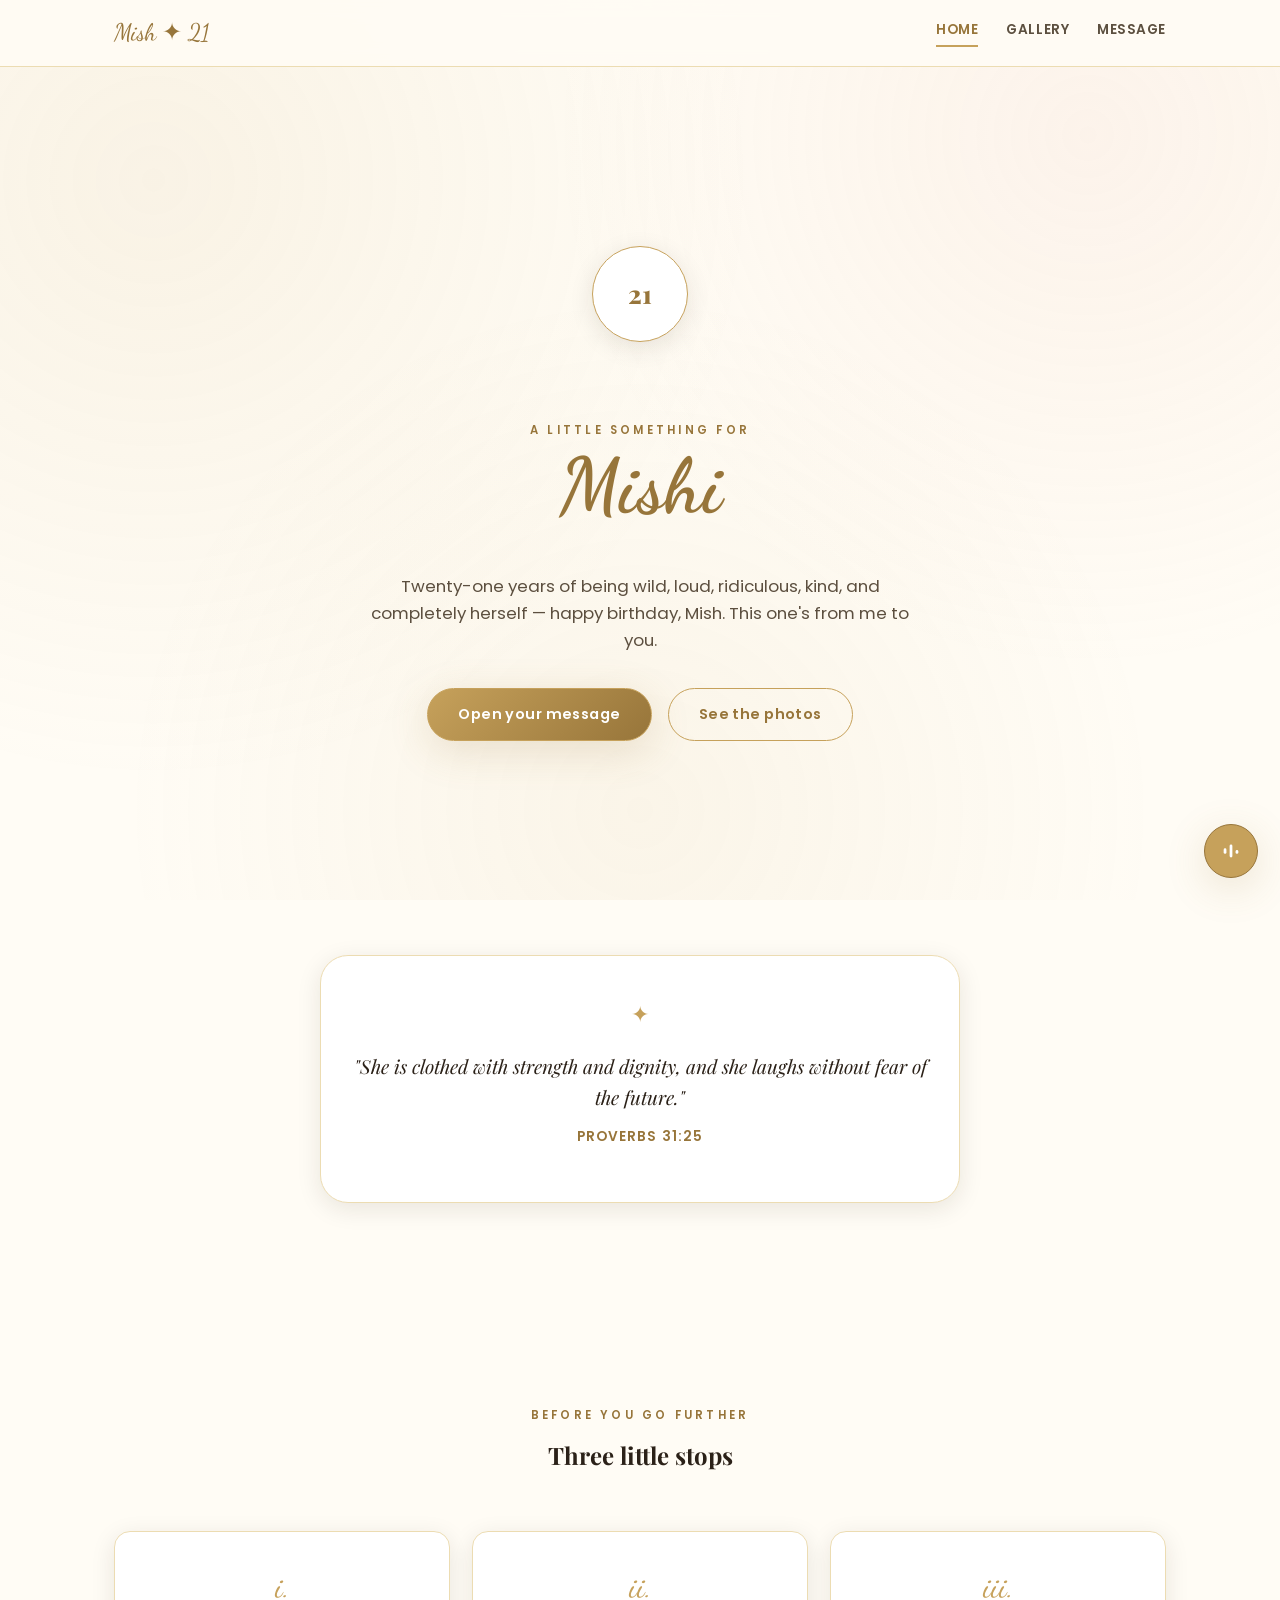
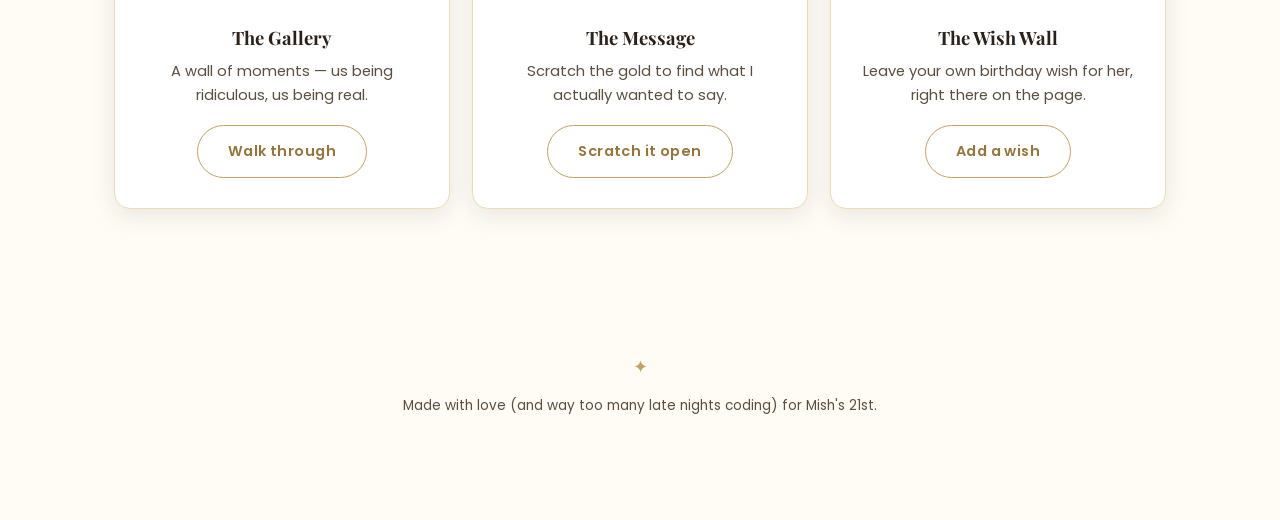
<file: index.html>
<!DOCTYPE html>
<html lang="en">
<head>
<meta charset="UTF-8" />
<meta name="viewport" content="width=device-width, initial-scale=1.0" />
<title>Happy 21st, Mish 🤍</title>
<meta name="description" content="A birthday website for Tisharia Mishal Chand's 21st birthday." />
<link rel="preconnect" href="https://fonts.googleapis.com" />
<link rel="preconnect" href="https://fonts.gstatic.com" crossorigin />
<link href="https://fonts.googleapis.com/css2?family=Playfair+Display:wght@600;700;800&family=Poppins:wght@400;500;600;700&family=Dancing+Script:wght@600;700&display=swap" rel="stylesheet" />
<link rel="stylesheet" href="style.css" />
<style>
  /* Page-specific styles for the landing hero */
  .hero {
    min-height: 88vh;
    display: flex;
    flex-direction: column;
    align-items: center;
    justify-content: center;
    text-align: center;
    padding-top: 60px;
    position: relative;
    overflow: hidden;
  }

  .hero-ring {
    width: 96px;
    height: 96px;
    border-radius: 50%;
    border: 1.5px solid var(--gold);
    display: flex;
    align-items: center;
    justify-content: center;
    margin-bottom: 28px;
    font-family: var(--font-display);
    font-weight: 800;
    font-size: 1.6rem;
    color: var(--gold-deep);
    background: var(--white);
    box-shadow: var(--shadow-card);
  }

  .hero h1 {
    font-size: clamp(2.4rem, 6vw, 4.2rem);
    max-width: 900px;
    line-height: 1.1;
  }

  .hero h1 .script {
    font-size: 1.15em;
    display: block;
  }

  .hero p.lead {
    max-width: 560px;
    font-size: 1.05rem;
    color: var(--espresso-soft);
    margin: 18px auto 34px;
  }

  .hero-actions {
    display: flex;
    gap: 16px;
    flex-wrap: wrap;
    justify-content: center;
  }

  .confetti-layer {
    position: absolute;
    inset: 0;
    pointer-events: none;
    overflow: hidden;
  }

  .confetti-piece {
    position: absolute;
    top: -20px;
    border-radius: 2px;
    opacity: 0.9;
    animation-name: fall;
    animation-timing-function: ease-in;
    animation-fill-mode: forwards;
  }

  @keyframes fall {
    to { transform: translateY(105vh) rotate(340deg); opacity: 0; }
  }

  /* Verse callout — the faith touch, understated rather than loud */
  .verse {
    max-width: 640px;
    margin: 0 auto;
    text-align: center;
    padding: 40px 32px;
    background: var(--white);
    border: 1px solid var(--gold-light);
    border-radius: var(--radius-lg);
    box-shadow: var(--shadow-card);
  }

  .verse .cross-mark {
    font-family: var(--font-display);
    font-size: 1.4rem;
    color: var(--gold);
    margin-bottom: 14px;
  }

  .verse p.verse-text {
    font-family: var(--font-display);
    font-style: italic;
    font-size: 1.2rem;
    color: var(--espresso);
    margin-bottom: 10px;
  }

  .verse p.verse-ref {
    font-size: 0.85rem;
    letter-spacing: 0.08em;
    text-transform: uppercase;
    color: var(--gold-deep);
    font-weight: 600;
  }

  /* Story strip — three "chapters" that hint at the rest of the site */
  .story-grid {
    display: grid;
    grid-template-columns: repeat(3, 1fr);
    gap: 22px;
    margin-top: 56px;
  }

  .story-card {
    background: var(--white);
    border-radius: var(--radius-md);
    padding: 30px 24px;
    text-align: center;
    box-shadow: var(--shadow-card);
    border: 1px solid var(--gold-light);
    transition: transform 0.25s ease, box-shadow 0.25s ease;
  }

  .story-card:hover {
    transform: translateY(-6px);
    box-shadow: var(--shadow-soft);
  }

  .story-card .num {
    font-family: var(--font-script);
    font-size: 2rem;
    color: var(--gold);
    display: block;
    margin-bottom: 10px;
  }

  .story-card h3 { font-size: 1.15rem; margin-bottom: 8px; }
  .story-card p { font-size: 0.92rem; color: var(--espresso-soft); margin: 0 0 18px; }

  .section-heading {
    text-align: center;
    max-width: 620px;
    margin: 0 auto 10px;
  }

  @media (max-width: 760px) {
    .story-grid { grid-template-columns: 1fr; }
  }
</style>
</head>
<body>

<nav class="site-nav">
  <div class="container">
    <a href="index.html" class="nav-brand">Mish ✦ 21</a>
    <div class="nav-links">
      <a href="index.html">Home</a>
      <a href="gallery.html">Gallery</a>
      <a href="message.html">Message</a>
    </div>
  </div>
</nav>

<header class="hero" id="hero">
  <div class="confetti-layer" id="confetti-layer"></div>
  <div class="hero-ring">21</div>
  <h1>
    <span class="eyebrow">A little something for</span><br />
    <span class="script">Mishi</span>
  </h1>
  <p class="lead">Twenty-one years of being wild, loud, ridiculous, kind, and completely herself — happy birthday, Mish. This one's from me to you.</p>
  <div class="hero-actions">
    <a href="message.html" class="btn btn-gold">Open your message</a>
    <a href="gallery.html" class="btn btn-outline">See the photos</a>
  </div>
</header>

<section>
  <div class="container">
    <div class="verse">
      <div class="cross-mark">✦</div>
      <p class="verse-text">"She is clothed with strength and dignity, and she laughs without fear of the future."</p>
      <p class="verse-ref">Proverbs 31:25</p>
    </div>
  </div>
</section>

<section>
  <div class="container">
    <div class="section-heading">
      <p class="eyebrow">Before you go further</p>
      <h2>Three little stops</h2>
    </div>
    <div class="story-grid">
      <div class="story-card">
        <span class="num">i.</span>
        <h3>The Gallery</h3>
        <p>A wall of moments — us being ridiculous, us being real.</p>
        <a href="gallery.html" class="btn btn-outline">Walk through</a>
      </div>
      <div class="story-card">
        <span class="num">ii.</span>
        <h3>The Message</h3>
        <p>Scratch the gold to find what I actually wanted to say.</p>
        <a href="message.html" class="btn btn-outline">Scratch it open</a>
      </div>
      <div class="story-card">
        <span class="num">iii.</span>
        <h3>The Wish Wall</h3>
        <p>Leave your own birthday wish for her, right there on the page.</p>
        <a href="message.html#wishes" class="btn btn-outline">Add a wish</a>
      </div>
    </div>
  </div>
</section>

<footer>
  <div class="cross">✦</div>
  <p>Made with love (and way too many late nights coding) for Mish's 21st.</p>
</footer>

<!-- Background music: drop your track at assets/music/bg.mp3 -->
<audio id="bg-music" loop preload="none">
  <source src="assets/music/bg.mp3" type="audio/mpeg" />
</audio>
<button class="music-toggle" id="music-toggle" aria-label="Play music">
  <svg viewBox="0 0 24 24" fill="none" class="bars">
    <rect x="4" y="9" width="3" height="6" rx="1.5" fill="currentColor" />
    <rect x="10.5" y="5" width="3" height="14" rx="1.5" fill="currentColor" />
    <rect x="17" y="11" width="3" height="4" rx="1.5" fill="currentColor" />
  </svg>
</button>

<script src="script.js"></script>
<script>
  fireConfetti(document.getElementById("confetti-layer"), 30);
</script>
</body>
</html>
</file>
<file: style.css>
/* =========================================================
   MISH — 21st Birthday Site
   Design tokens
   ========================================================= */

:root {
  /* Color */
  --ivory: #fffcf5;
  --white: #ffffff;
  --gold: #c6a15b;
  --gold-deep: #97753a;
  --gold-light: #ecdcb2;
  --espresso: #2b2118;
  --espresso-soft: #5c4f3f;
  --blush: #e8b4a0;
  --blush-soft: #f6e2da;

  /* Type */
  --font-display: "Playfair Display", "Georgia", serif;
  --font-body: "Poppins", "Segoe UI", sans-serif;
  --font-script: "Dancing Script", cursive;

  /* Layout */
  --max-width: 1100px;
  --radius-lg: 28px;
  --radius-md: 16px;
  --radius-sm: 10px;
  --shadow-soft: 0 10px 40px rgba(151, 117, 58, 0.18);
  --shadow-card: 0 6px 24px rgba(43, 33, 24, 0.1);
}

* {
  box-sizing: border-box;
}

html {
  scroll-behavior: smooth;
}

body {
  margin: 0;
  background: var(--ivory);
  color: var(--espresso);
  font-family: var(--font-body);
  line-height: 1.6;
  -webkit-font-smoothing: antialiased;
  overflow-x: hidden;
}

/* Subtle gold dust background texture, present on every page */
body::before {
  content: "";
  position: fixed;
  inset: 0;
  pointer-events: none;
  z-index: 0;
  background-image:
    radial-gradient(circle at 12% 20%, rgba(198, 161, 91, 0.10) 0, transparent 45%),
    radial-gradient(circle at 85% 15%, rgba(232, 180, 160, 0.12) 0, transparent 40%),
    radial-gradient(circle at 50% 90%, rgba(198, 161, 91, 0.08) 0, transparent 50%);
}

a { color: inherit; text-decoration: none; }
img { max-width: 100%; display: block; }

h1, h2, h3 {
  font-family: var(--font-display);
  font-weight: 700;
  margin: 0 0 0.4em;
  color: var(--espresso);
}

.eyebrow {
  font-family: var(--font-body);
  letter-spacing: 0.28em;
  text-transform: uppercase;
  font-size: 0.72rem;
  color: var(--gold-deep);
  font-weight: 600;
}

.script {
  font-family: var(--font-script);
  color: var(--gold-deep);
}

.container {
  max-width: var(--max-width);
  margin: 0 auto;
  padding: 0 24px;
  position: relative;
  z-index: 1;
}

/* ---------- Nav ---------- */
.site-nav {
  position: sticky;
  top: 0;
  z-index: 50;
  background: rgba(255, 252, 245, 0.86);
  backdrop-filter: blur(10px);
  border-bottom: 1px solid var(--gold-light);
}

.site-nav .container {
  display: flex;
  align-items: center;
  justify-content: space-between;
  padding-top: 14px;
  padding-bottom: 14px;
}

.nav-brand {
  font-family: var(--font-script);
  font-size: 1.5rem;
  color: var(--gold-deep);
}

.nav-links {
  display: flex;
  gap: 28px;
  align-items: center;
}

.nav-links a {
  font-size: 0.85rem;
  letter-spacing: 0.04em;
  text-transform: uppercase;
  font-weight: 600;
  color: var(--espresso-soft);
  padding-bottom: 4px;
  border-bottom: 2px solid transparent;
  transition: color 0.2s, border-color 0.2s;
}

.nav-links a:hover,
.nav-links a.active {
  color: var(--gold-deep);
  border-color: var(--gold);
}

/* ---------- Music toggle (persistent floating control) ---------- */
.music-toggle {
  position: fixed;
  bottom: 22px;
  right: 22px;
  z-index: 60;
  width: 54px;
  height: 54px;
  border-radius: 50%;
  background: var(--gold);
  border: 1px solid var(--gold-deep);
  box-shadow: var(--shadow-soft);
  display: flex;
  align-items: center;
  justify-content: center;
  cursor: pointer;
  color: var(--white);
  transition: transform 0.2s ease;
}

.music-toggle:hover { transform: scale(1.06); }
.music-toggle:active { transform: scale(0.96); }

.music-toggle svg { width: 22px; height: 22px; }

.music-toggle.is-playing .bars rect {
  animation: eq 0.9s ease-in-out infinite;
  transform-origin: bottom;
}
.music-toggle .bars rect:nth-child(2) { animation-delay: 0.15s; }
.music-toggle .bars rect:nth-child(3) { animation-delay: 0.3s; }

@keyframes eq {
  0%, 100% { transform: scaleY(0.4); }
  50% { transform: scaleY(1); }
}

/* ---------- Buttons ---------- */
.btn {
  display: inline-flex;
  align-items: center;
  gap: 8px;
  padding: 14px 30px;
  border-radius: 999px;
  font-family: var(--font-body);
  font-weight: 600;
  font-size: 0.9rem;
  letter-spacing: 0.03em;
  cursor: pointer;
  border: 1px solid var(--gold);
  transition: all 0.25s ease;
}

.btn-gold {
  background: linear-gradient(135deg, var(--gold) 0%, var(--gold-deep) 100%);
  color: var(--white);
  box-shadow: var(--shadow-soft);
}
.btn-gold:hover { transform: translateY(-2px); box-shadow: 0 14px 32px rgba(151, 117, 58, 0.28); }

.btn-outline {
  background: transparent;
  color: var(--gold-deep);
}
.btn-outline:hover { background: var(--gold-light); }

/* ---------- Section shells ---------- */
section {
  position: relative;
  z-index: 1;
  padding: 96px 0;
}

.divider {
  width: 64px;
  height: 2px;
  background: var(--gold);
  margin: 20px auto;
  border-radius: 2px;
}

.divider.left { margin: 20px 0; }

/* ---------- Footer ---------- */
footer {
  padding: 48px 0 90px;
  text-align: center;
  color: var(--espresso-soft);
  font-size: 0.85rem;
}

footer .cross {
  font-size: 1.1rem;
  color: var(--gold);
  margin-bottom: 8px;
}

/* ---------- Responsive ---------- */
@media (max-width: 640px) {
  .nav-links { gap: 16px; }
  .nav-links a { font-size: 0.72rem; }
  section { padding: 64px 0; }
}

/* Respect reduced motion */
@media (prefers-reduced-motion: reduce) {
  *, *::before, *::after {
    animation-duration: 0.001ms !important;
    animation-iteration-count: 1 !important;
    transition-duration: 0.001ms !important;
    scroll-behavior: auto !important;
  }
}
</file>
